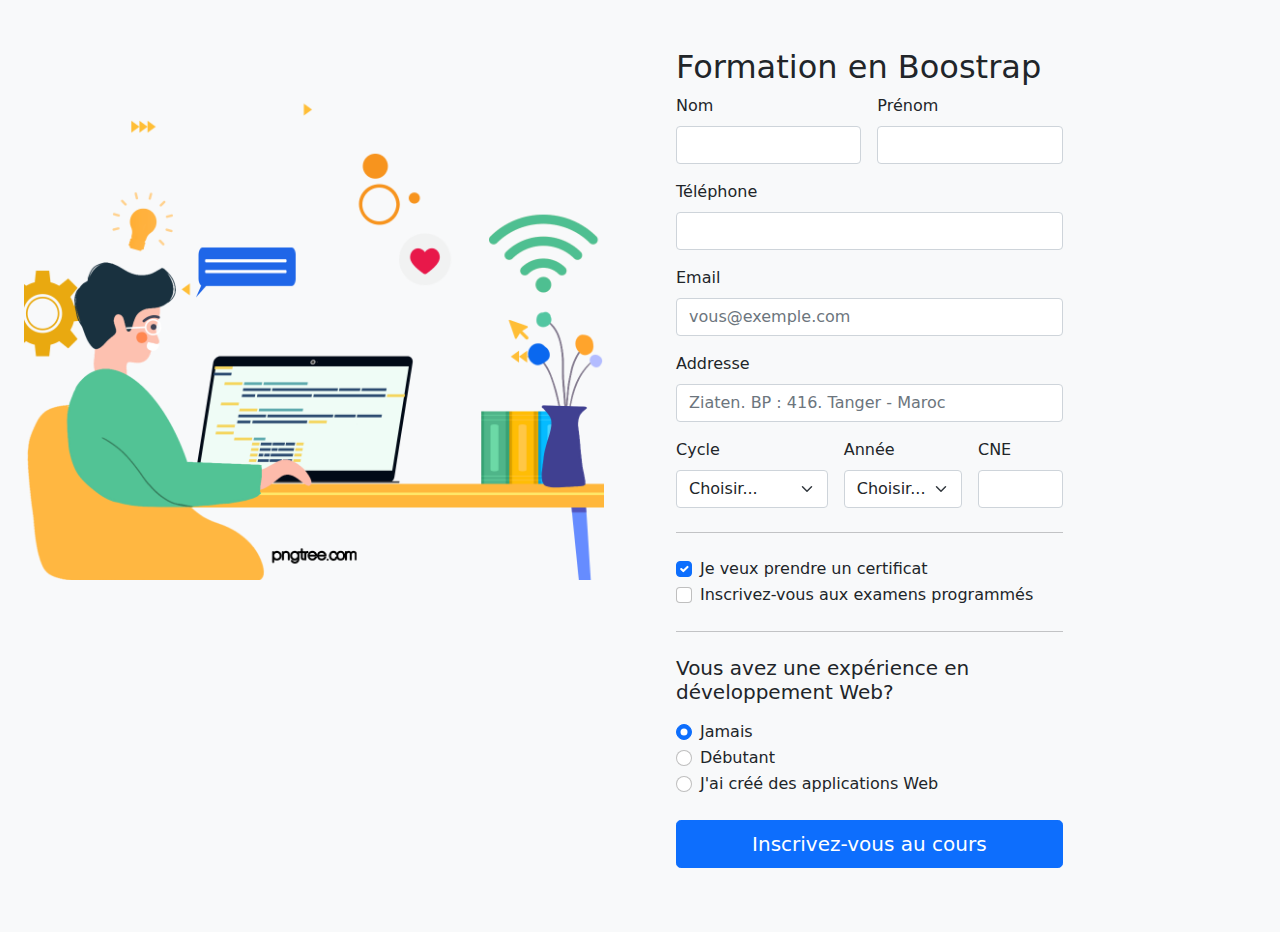
<file: Question 2/index.html>
<html lang="en">

<head>
    <meta charset="UTF-8">
    <meta http-equiv="X-UA-Compatible" content="IE=edge">
    <meta name="viewport" content="width=device-width, initial-scale=1.0">
    <link rel="stylesheet" href="css/bootstrap.min.css">
    <link rel="stylesheet" href="style/style.css">
    <title>Formation continue en Boostrap</title>
</head>

<body class="bg-light">

    <section>
        <div class="row">
            <div class="col-md-6">
                <div class="container">
                    <img src="images/image.png" alt="" class="img-fluid">
                </div>
            </div>
            <div class="col-md-6 my-5">
                <div class="container">
                    <h2>Formation en Boostrap</h2>
                    <div class="col-md-7 col-lg-8">
                        <form>
                            <div class="row g-3">


                                <div class="col-sm-6">
                                    <label class="form-label">Nom</label>
                                    <input type="text" class="form-control">
                                </div>


                                <div class="col-sm-6">
                                    <label class="form-label">Prénom</label>
                                    <input type="text" class="form-control">

                                </div>

                                <div class="col-12">
                                    <label class="form-label">Téléphone</label>
                                    <input type="tel" class="form-control">
                                </div>
                                <div class="col-12">
                                    <label class="form-label">Email </label>
                                    <input type="email" class="form-control" placeholder="vous@exemple.com">

                                </div>

                                <div class="col-12">
                                    <label class="form-label">Addresse</label>
                                    <input type="text" class="form-control"
                                        placeholder="Ziaten. BP : 416. Tanger - Maroc">

                                </div>



                                <div class="col-md-5">
                                    <label class="form-label">Cycle</label>
                                    <select class="form-select">
                                        <option value="">Choisir...</option>
                                        <option>Cycle Lisence</option>
                                        <option>Cycle Master</option>
                                        <option>Cycle Ingénieur</option>
                                    </select>

                                </div>

                                <div class="col-md-4">
                                    <label for="state" class="form-label">Année</label>
                                    <select class="form-select">
                                        <option value="">Choisir...</option>
                                        <option>1</option>
                                        <option>2</option>
                                        <option>3</option>
                                        <option>4</option>
                                        <option>5</option>
                                    </select>

                                </div>

                                <div class="col-md-3">
                                    <label class="form-label">CNE</label>
                                    <input type="text" class="form-control" placeholder="">

                                </div>
                            </div>

                            <hr class="my-4">



                            <div class="form-check">
                                <input type="checkbox" class="form-check-input" checked="">
                                <label class="form-check-label">Je veux prendre un certificat</label>
                            </div>
                            <div class="form-check">
                                <input type="checkbox" class="form-check-input">
                                <label class="form-check-label">Inscrivez-vous aux examens programmés</label>
                            </div>
                            <hr class="my-4">

                            <h5 class="mb-3">Vous avez une expérience en développement Web?</h4>

                                <div class="my-3">
                                    <div class="form-check">
                                        <input name="paymentMethod" type="radio" class="form-check-input" checked="">
                                        <label class="form-check-label">Jamais</label>
                                    </div>
                                    <div class="form-check">
                                        <input name="paymentMethod" type="radio" class="form-check-input">
                                        <label class="form-check-label">Débutant</label>
                                    </div>
                                    <div class="form-check">
                                        <input name="paymentMethod" type="radio" class="form-check-input">
                                        <label class="form-check-label">J'ai créé des applications Web</label>
                                    </div>

                                </div>



                                <div class="my-4"> </div>

                                <button class="w-100 btn btn-primary btn-lg" type="submit">Inscrivez-vous
                                    au cours</button>
                        </form>
                    </div>
                </div>
            </div>
        </div>
    </section>
    <script src="js/bootstrap.min.js"></script>
</body>

</html>
</file>
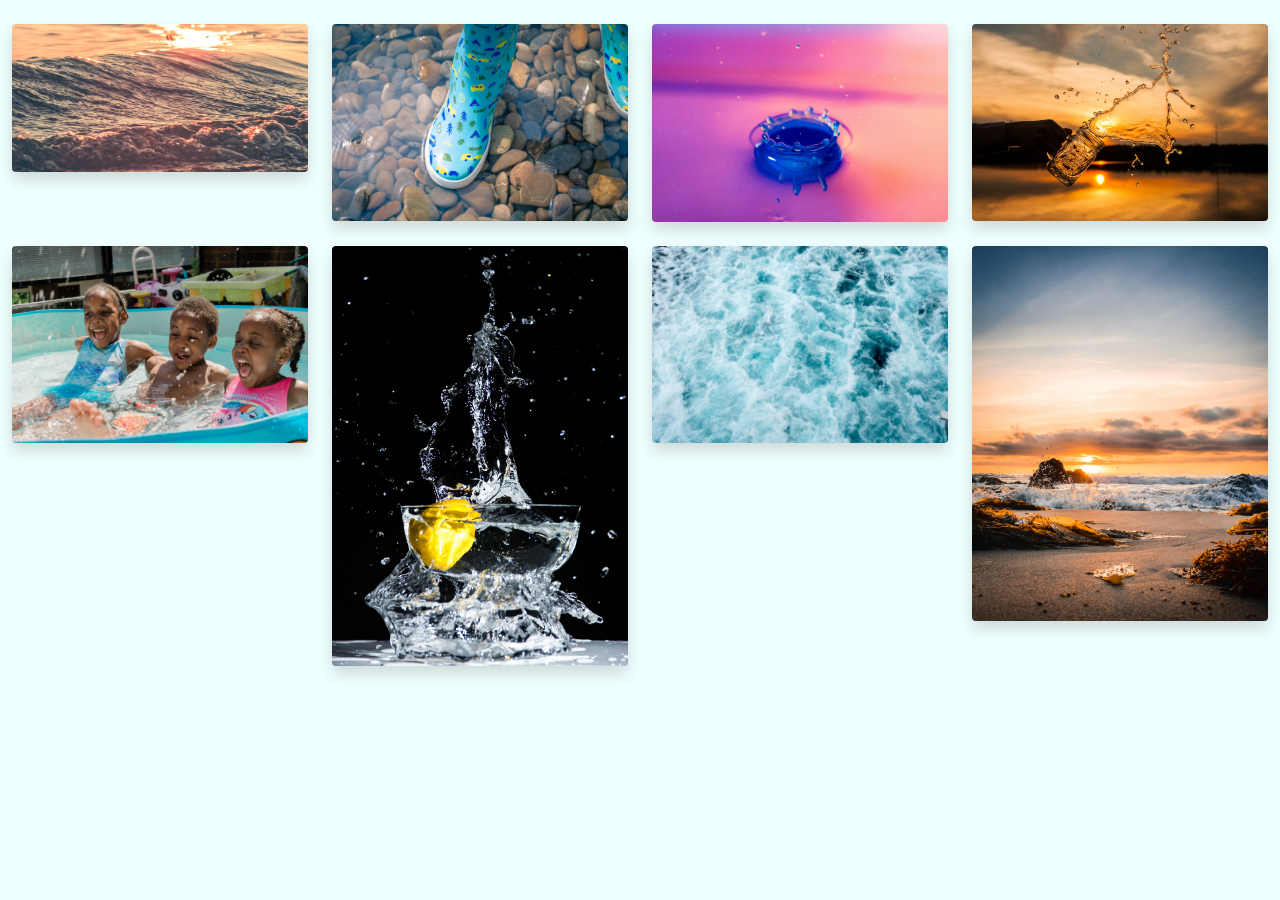
<file: Question 3/index.html>
<html lang="en">

<head>
    <meta charset="UTF-8">
    <meta http-equiv="X-UA-Compatible" content="IE=edge">
    <meta name="viewport" content="width=device-width, initial-scale=1.0">
    <title>Galerie</title>
    <link rel="stylesheet" href="css/bootstrap.min.css">
    <link rel="stylesheet" href="style/style.css">
</head>

<body>
    <div class="container-fluid mb-4">
        <div class="mb-4"></div>
        <div class="row row-cols-sm-1 row-cols-md-3 row-cols-lg-4 gx-4 gy-4">
            <div class="col">
                <img src="images/7.jpg" alt="" class="w-100 shadow rounded ">

            </div>
            <div class="col">
                <img src="images/8.jpg" alt="" class="w-100 shadow rounded">

            </div>
            <div class="col">
                <img src="images/3.jpg" alt="" class="w-100 shadow rounded">

            </div>
            <div class="col">
                <img src="images/4.jpg" alt="" class="w-100 shadow rounded">

            </div>
            <div class="col">
                <img src="images/5.jpg" alt="" class="w-100 shadow rounded">

            </div>
            <div class="col">
                <img src="images/2.jpg" alt="" class="w-100 shadow rounded">

            </div>
            <div class="col">
                <img src="images/6.jpg" alt="" class="w-100 shadow rounded">

            </div>
            <div class="col">
                <img src="images/1.jpg" alt="" class="w-100 shadow rounded">

            </div>
        </div>
    </div>
    <script src="js/bootstrap.min.js"></script>
</body>

</html>
</file>
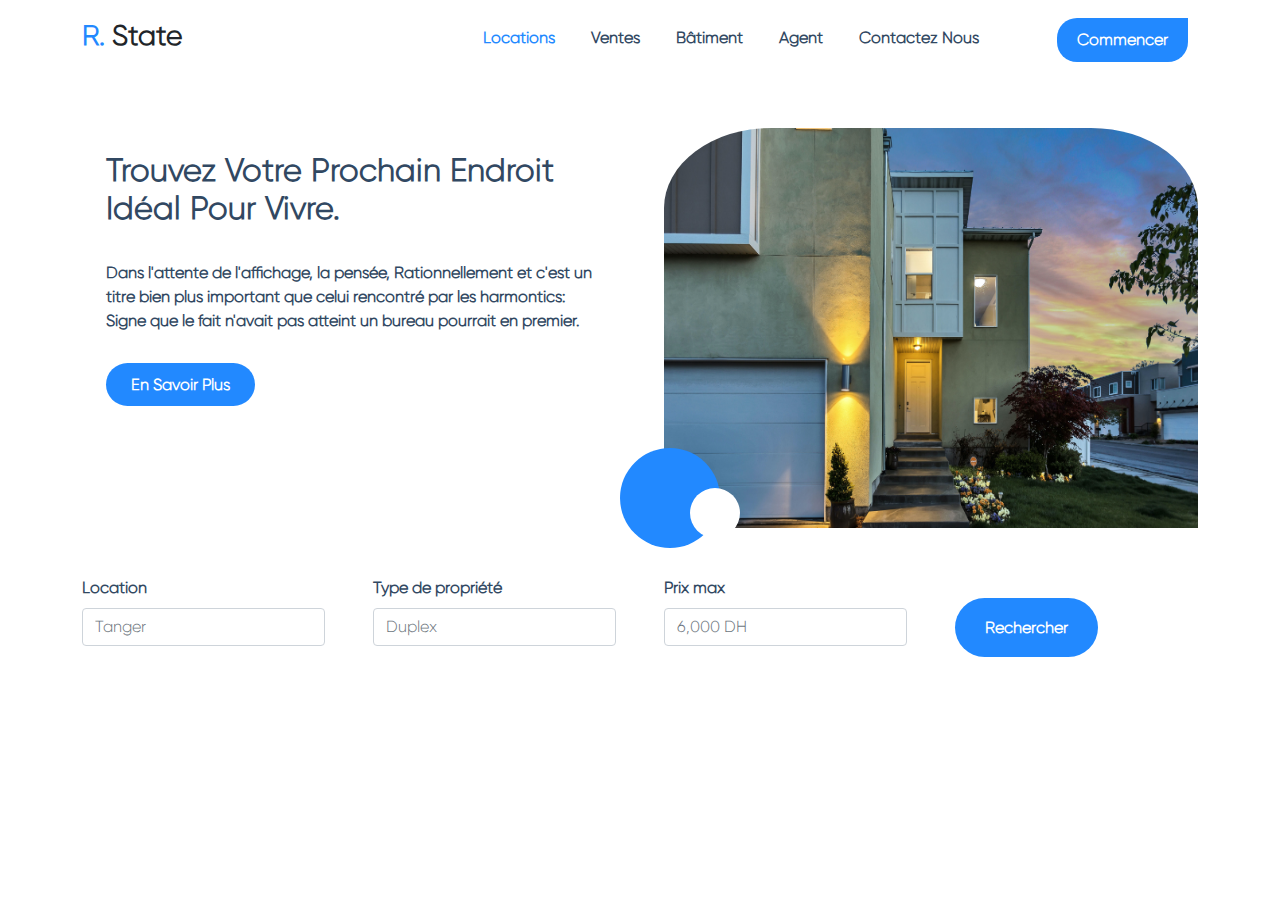
<file: Question 4/index.html>
<html lang="en">

<head>
    <meta charset="UTF-8">
    <meta http-equiv="X-UA-Compatible" content="IE=edge">
    <meta name="viewport" content="width=device-width, initial-scale=1.0">
    <title>R. State</title>
    <link rel="stylesheet" href="css/bootstrap.min.css">
    <link rel="stylesheet" href="style/style.css">
</head>

<body>
    <header>
        <nav class="navbar navbar-expand">
            <div class="container">
                <a href="" class="navbar-brand">
                    <h3>R. <span class="text-dark">State</span> </h3>
                </a>
                <ul class="navbar-nav" id="navitems">
                    <li class="nav-item current"><a href="#" class="nav-link active">Locations</a></li>
                    <li class="nav-item current"><a href="#" class="nav-link">Ventes</a></li>
                    <li class="nav-item current"><a href="#" class="nav-link">Bâtiment</a></li>
                    <li class="nav-item current"><a href="#" class="nav-link">Agent</a></li>
                    <li class="nav-item current"><a href="#" class="nav-link">Contactez Nous</a></li>
                    <li class="nav-item current " id="commencer"><a href="#" class="nav-link  text-white">Commencer</a>
                    </li>
                </ul>
            </div>
        </nav>
    </header>
    <section>
        <div class="container pt-5">
            <div class="row gx-5 row-cols-2">
                <div class="col p-4 px-5">
                    <h2>
                        Trouvez Votre Prochain Endroit Idéal Pour Vivre.
                    </h2>
                    <br>
                    <p>
                        Dans l'attente de l'affichage, la pensée, Rationnellement et c'est un titre bien plus important
                        que celui rencontré par les harmontics: Signe que le fait n'avait pas atteint un bureau pourrait
                        en premier.
                    </p>
                    <br>
                    <a href="" id="savoirplus" class="text-white">En Savoir Plus</a>

                </div>
                <div class="col position-relative">
                    <img src="images/section.jpg " height="400px" width="100%">
                    <span id="circle1"></span>
                    <span id="circle2"></span>
                </div>
            </div>
        </div>
    </section>
    <section>
        <div class="container mt-5 mb-5">

            <form action="">
                <div class="row gx-5">
                    <div class="col-3">
                        <label class="form-label">Location</label>
                        <input type="text" class="form-control" placeholder="Tanger">
                    </div>
                    <div class="col-3">
                        <label class="form-label">Type de propriété</label>
                        <input type="text" class="form-control" placeholder="Duplex">
                    </div>
                    <div class="col-3">
                        <label class="form-label">Prix max</label>
                        <input type="text" class="form-control" placeholder="6,000 DH">
                    </div>
                    <div class="col-3 mt-3">
                        <br>
                        <a href="" id="rechercher">Rechercher</a>
                    </div>
                </div>

            </form>

        </div>
    </section>
    <script src=" js/bootstrap.min.js"></script>
</body>

</html>
</file>
<file: Question 2/style/style.css>
section{
    width: 100%;
    height: auto;

     
}
</file>
<file: Question 3/style/style.css>
body{
    background-color: azure;
   
}
</file>
<file: Question 4/style/style.css>
@font-face{
    font-family: Gilroy;
    src: url("../polices/Gilroy-Light.otf");
}

@font-face{
    font-family: GilroyExtraBold;
    src: url("../polices/Gilroy-Light.otf");
}
body{
    font-family: Gilroy;
    font-weight: bold;
    color: #314862;

}
h3{
    font-family: GilroyExtraBold;
    color: #2289ff ;
    font-weight: bold;
}
h3 span{
    color: #314862;

}


li{
    padding: 10px;
}
.nav-link{
    color: #314862;
}
.active{
    color: #2289ff ;
}
#commencer{
    padding-left: 60px;
}

#commencer a {
    padding:10px;
    padding-right: 20px;
    padding-left: 20px;

    border-radius: 20px;
    border-top-right-radius: 0px;
    background-color: #2289ff ;
}

#savoirplus{
    padding:12px;
    padding-right: 25px;
    padding-left: 25px;
    border-radius: 30px;
    background-color: #2289ff ;
    text-decoration: none;
}

h2{
    font-family: GilroyExtraBold;
    font-weight: bolder;
}


section img{
    border-radius:20%;
    border-bottom-left-radius: 0;
    border-bottom-right-radius: 0;
    

}
#circle1{
    height: 100px;
    width: 100px;
    background-color:#2289ff ;
    position: absolute;
    left: -20px;
    bottom: -20px;
    border-radius: 50%;
}
#circle2{
    height: 50px;
    width: 50px;
    background-color:white ;
    position: absolute;
    left: 50px;
    bottom:-10px;
    border-radius: 50%;
}

#rechercher{
    padding:20px;
    padding-right: 30px;
    padding-left: 30px;
    border-radius: 40px;
    background-color: #2289ff ;
    color: white;
    text-decoration: none; 
    
  
}
</file>
